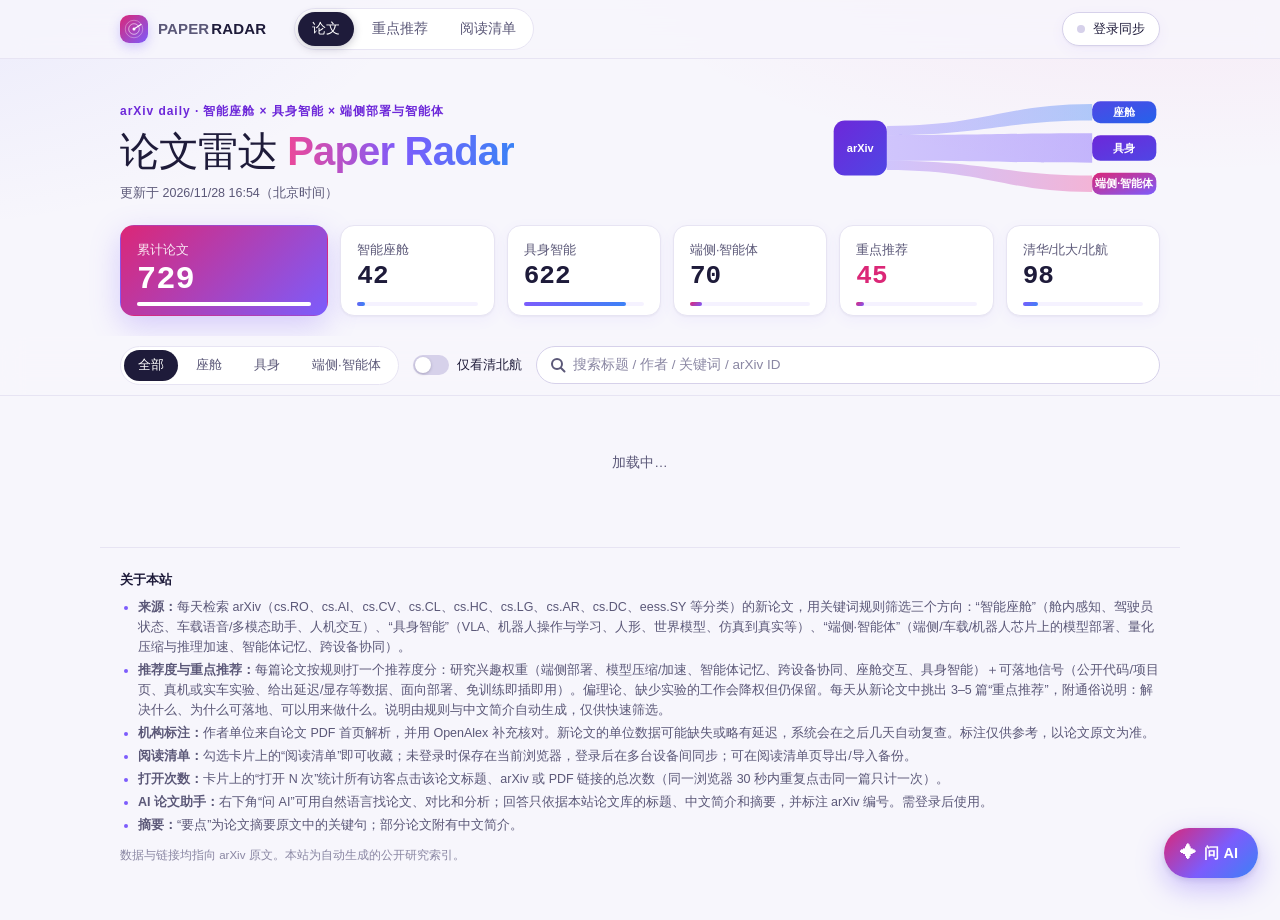
<file: site/index.html>
<!doctype html>
<html lang="zh-CN">
<head>
<meta charset="utf-8">
<meta name="viewport" content="width=device-width,initial-scale=1,viewport-fit=cover">
<title>Paper Radar · 座舱、具身与端侧智能论文追踪</title>
<meta name="description" content="每日追踪 arXiv 上智能座舱、具身智能与端侧部署/智能体方向的新论文，挑选可落地的重点推荐，并标注清华、北大、北航作者。">
<meta name="robots" content="noindex,nofollow">
<meta name="theme-color" content="#F7F6FC">
<meta name="color-scheme" content="light">
<link rel="icon" href="favicon.svg" type="image/svg+xml">
<link rel="stylesheet" href="style.css?v=bbb201d0">
</head>
<body>
<header class="top">
  <div class="wrap topbar">
    <a class="brand" href="./" aria-label="Paper Radar 首页">
      <svg class="logo" viewBox="0 0 32 32" aria-hidden="true"><circle cx="16" cy="16" r="14" fill="none" stroke="currentColor" stroke-width="1.5" opacity=".35"/><circle cx="16" cy="16" r="8.5" fill="none" stroke="currentColor" stroke-width="1.5" opacity=".6"/><path d="M16 16 L27 9" stroke="currentColor" stroke-width="2" stroke-linecap="square"/><circle cx="16" cy="16" r="2.4" fill="currentColor"/></svg>
      <span class="name">PAPER<b>RADAR</b></span>
    </a>
    <nav class="views" role="tablist" aria-label="视图">
      <button role="tab" data-view="list" aria-selected="true">论文</button>
      <button role="tab" data-view="picks" aria-selected="false">重点推荐</button>
      <button role="tab" data-view="mine" aria-selected="false">阅读清单<b class="nbadge" id="mine-n" hidden>0</b></button>
    </nav>
    <button class="sync" id="sync-btn" type="button" title="登录后阅读清单可在多台设备间同步">登录同步</button>
  </div>
</header>

<section class="hero">
  <div class="wrap">
    <div class="hero-head">
      <div class="hero-txt">
        <p class="kicker">arXiv daily · 智能座舱 × 具身智能 × 端侧部署与智能体</p>
        <h1 class="headline">论文雷达 <span>Paper Radar</span></h1>
        <p class="updated" id="updated"></p>
      </div>
      <svg class="flow" viewBox="0 0 360 120" aria-hidden="true" preserveAspectRatio="xMidYMid meet">
        <defs>
          <linearGradient id="fa" x1="0" x2="1"><stop offset="0" stop-color="#7C5CFC" stop-opacity=".32"/><stop offset="1" stop-color="#3B82F6" stop-opacity=".38"/></linearGradient>
          <linearGradient id="fb" x1="0" x2="1"><stop offset="0" stop-color="#7C5CFC" stop-opacity=".32"/><stop offset="1" stop-color="#7C5CFC" stop-opacity=".42"/></linearGradient>
          <linearGradient id="fc" x1="0" x2="1"><stop offset="0" stop-color="#7C5CFC" stop-opacity=".32"/><stop offset="1" stop-color="#EC4899" stop-opacity=".38"/></linearGradient>
          <linearGradient id="na" x1="0" y1="0" x2="1" y2="1"><stop offset="0" stop-color="#4F46E5"/><stop offset="1" stop-color="#2563EB"/></linearGradient>
          <linearGradient id="nb" x1="0" y1="0" x2="1" y2="1"><stop offset="0" stop-color="#6D28D9"/><stop offset="1" stop-color="#4F46E5"/></linearGradient>
          <linearGradient id="nc" x1="0" y1="0" x2="1" y2="1"><stop offset="0" stop-color="#DB2777"/><stop offset="1" stop-color="#7C5CFC"/></linearGradient>
        </defs>
        <path d="M62 36 C170 36 190 12 286 12 L286 30 C190 30 170 46 62 46Z" fill="url(#fa)"/>
        <path d="M62 46 C170 46 190 44 286 44 L286 76 C190 76 170 74 62 74Z" fill="url(#fb)"/>
        <path d="M62 74 C170 74 190 90 286 90 L286 108 C190 108 170 84 62 84Z" fill="url(#fc)"/>
        <rect x="4" y="30" width="58" height="60" rx="12" fill="url(#nb)"/>
        <text x="33" y="64" fill="#fff" font-size="12" font-weight="700" text-anchor="middle" font-family="Inter,PingFang SC,sans-serif">arXiv</text>
        <rect x="286" y="9" width="70" height="24" rx="9" fill="url(#na)"/><text x="321" y="25" fill="#fff" font-size="11.5" font-weight="700" text-anchor="middle" font-family="Inter,PingFang SC,sans-serif">座舱</text>
        <rect x="286" y="46" width="70" height="28" rx="9" fill="url(#nb)"/><text x="321" y="64" fill="#fff" font-size="11.5" font-weight="700" text-anchor="middle" font-family="Inter,PingFang SC,sans-serif">具身</text>
        <rect x="286" y="87" width="70" height="24" rx="9" fill="url(#nc)"/><text x="321" y="103" fill="#fff" font-size="11.5" font-weight="700" text-anchor="middle" font-family="Inter,PingFang SC,sans-serif">端侧·智能体</text>
      </svg>
    </div>
    <div class="stats" id="stats" aria-live="polite">
      <div class="stat main"><span>累计论文</span><b id="s-total">–</b><i class="meter" aria-hidden="true"></i></div>
      <div class="stat t-cockpit"><span>智能座舱</span><b id="s-cockpit">–</b><i class="meter" aria-hidden="true"></i></div>
      <div class="stat t-embodied"><span>具身智能</span><b id="s-embodied">–</b><i class="meter" aria-hidden="true"></i></div>
      <div class="stat t-edge"><span>端侧·智能体</span><b id="s-edge">–</b><i class="meter" aria-hidden="true"></i></div>
      <div class="stat acc"><span>重点推荐</span><b id="s-picks">–</b><i class="meter" aria-hidden="true"></i></div>
      <div class="stat"><span>清华/北大/北航</span><b id="s-flag">–</b><i class="meter" aria-hidden="true"></i></div>
    </div>
  </div>
</section>

<div class="toolbar" aria-label="筛选">
  <div class="wrap bar">
    <div class="seg" role="tablist" aria-label="方向">
      <button role="tab" data-topic="all" aria-selected="true">全部</button>
      <button role="tab" data-topic="cockpit" aria-selected="false">座舱</button>
      <button role="tab" data-topic="embodied" aria-selected="false">具身</button>
      <button role="tab" data-topic="edge" aria-selected="false">端侧·智能体</button>
    </div>
    <label class="switch"><input type="checkbox" id="only-flag"><span class="track"><span class="thumb"></span></span><span class="lbl">仅看清北航</span></label>
    <div class="schools" id="schools" hidden>
      <button class="chip on" data-school="tsinghua">清华</button>
      <button class="chip on" data-school="pku">北大</button>
      <button class="chip on" data-school="buaa">北航</button>
    </div>
    <input type="search" id="q" placeholder="搜索标题 / 作者 / 关键词 / arXiv ID" aria-label="搜索">
    <div class="interests" id="interests" hidden aria-label="按兴趣方向筛选推荐"></div>
  </div>
</div>

<main class="wrap">
  <section id="today" class="today" hidden></section>
  <p class="count" id="count"></p>
  <div id="list"><p class="loading">加载中…</p></div>
  <div class="more"><button id="more" hidden>加载更早的月份</button></div>
</main>

<div class="modal" id="auth" hidden role="dialog" aria-modal="true" aria-labelledby="auth-h">
  <div class="panel">
    <button class="x" id="auth-close" aria-label="关闭">×</button>
    <h2 id="auth-h">登录同步阅读清单</h2>
    <div id="auth-out">
      <p class="hint">登录后，阅读清单（勾选与“已读”）会保存在云端，并在你的手机、电脑之间同步。未登录时仍保存在本浏览器。</p>
      <form id="auth-form"><input type="email" id="auth-email" placeholder="邮箱地址" required autocomplete="email"><button type="submit">发送登录邮件</button></form>
      <div id="auth-step2" hidden>
        <p class="hint">登录邮件已发送。点邮件里的登录链接即可。<br>如果点开后页面打不开或没有登录成功，请把<b>浏览器地址栏的完整网址</b>（或邮件里登录链接的地址），或邮件里的 6 位验证码，粘贴到下面：</p>
        <form id="auth-paste"><input type="text" id="auth-code" placeholder="粘贴链接或验证码" autocomplete="one-time-code"><button type="submit">完成登录</button></form>
      </div>
      <p class="msg" id="auth-msg"></p>
    </div>
    <div id="auth-in" hidden>
      <p>已登录：<b class="mono" id="auth-who"></b></p>
      <p class="hint" id="auth-state"></p>
      <div class="row"><button id="auth-resync" type="button">立即同步</button><button id="auth-logout" type="button" class="ghost">退出登录</button></div>
    </div>
  </div>
</div>

<footer class="wrap foot">
  <h2>关于本站</h2>
  <ul>
    <li><b>来源：</b>每天检索 arXiv（cs.RO、cs.AI、cs.CV、cs.CL、cs.HC、cs.LG、cs.AR、cs.DC、eess.SY 等分类）的新论文，用关键词规则筛选三个方向：“智能座舱”（舱内感知、驾驶员状态、车载语音/多模态助手、人机交互）、“具身智能”（VLA、机器人操作与学习、人形、世界模型、仿真到真实等）、“端侧·智能体”（端侧/车载/机器人芯片上的模型部署、量化压缩与推理加速、智能体记忆、跨设备协同）。</li>
    <li><b>推荐度与重点推荐：</b>每篇论文按规则打一个推荐度分：研究兴趣权重（端侧部署、模型压缩/加速、智能体记忆、跨设备协同、座舱交互、具身智能）＋可落地信号（公开代码/项目页、真机或实车实验、给出延迟/显存等数据、面向部署、免训练即插即用）。偏理论、缺少实验的工作会降权但仍保留。每天从新论文中挑出 3–5 篇“重点推荐”，附通俗说明：解决什么、为什么可落地、可以用来做什么。说明由规则与中文简介自动生成，仅供快速筛选。</li>
    <li><b>机构标注：</b>作者单位来自论文 PDF 首页解析，并用 OpenAlex 补充核对。新论文的单位数据可能缺失或略有延迟，系统会在之后几天自动复查。标注仅供参考，以论文原文为准。</li>
    <li><b>阅读清单：</b>勾选卡片上的“阅读清单”即可收藏；未登录时保存在当前浏览器，登录后在多台设备间同步；可在阅读清单页导出/导入备份。</li>
    <li><b>打开次数：</b>卡片上的“打开 N 次”统计所有访客点击该论文标题、arXiv 或 PDF 链接的总次数（同一浏览器 30 秒内重复点击同一篇只计一次）。</li>
    <li><b>AI 论文助手：</b>右下角“问 AI”可用自然语言找论文、对比和分析；回答只依据本站论文库的标题、中文简介和摘要，并标注 arXiv 编号。需登录后使用。</li>
    <li><b>摘要：</b>“要点”为论文摘要原文中的关键句；部分论文附有中文简介。</li>
  </ul>
  <p class="fine">数据与链接均指向 arXiv 原文。本站为自动生成的公开研究索引。</p>
</footer>
<button class="ai-fab" id="ai-fab" type="button" aria-controls="ai-panel" aria-expanded="false"><span class="spark" aria-hidden="true">✦</span><span>问 AI</span></button>
<aside class="ai-panel" id="ai-panel" hidden aria-label="AI 论文助手">
  <header class="ai-hd">
    <div class="ai-title"><span class="ai-orb" aria-hidden="true">✦</span><div><b>AI 论文助手</b><small id="ai-sub">基于论文库检索 · DeepSeek</small></div></div>
    <button class="ai-ic" id="ai-new" type="button" title="新对话">新对话</button>
    <button class="ai-ic x" id="ai-close" type="button" aria-label="关闭">×</button>
  </header>
  <div class="ai-body" id="ai-body" aria-live="polite"></div>
  <form class="ai-form" id="ai-form">
    <textarea id="ai-q" rows="1" placeholder="想找什么论文？例如：最近有哪些座舱语音交互的论文" aria-label="输入问题"></textarea>
    <button type="submit" id="ai-send" aria-label="发送">发送</button>
  </form>
</aside>
<script src="supabase-2.119.2.js" defer></script>
<script src="app.js?v=bbb201d0" defer></script>
<script src="chat.js?v=bbb201d0" defer></script>
</body>
</html>
</file>
<file: site/style.css>
/* Paper Radar — "Aurora" light theme.
   Palette (only these hues + alpha tints):
   ink #1E1B3A · muted #5B5878 · canvas #F7F6FC · surface #FFFFFF · line #E7E4F3
   violet #7C5CFC (text-safe #6D28D9) · pink #EC4899 (text-safe #DB2777) · blue #3B82F6 (text-safe #2563EB) · indigo #6366F1
   Gradients: --g-pv pink→violet, --g-vb violet→blue. Weak shadows, rounded cards, low-saturation tints. */
:root{
  --ink:#1E1B3A;--mut:#5B5878;--mut2:#8A87A3;--bg:#F7F6FC;--sf:#FFFFFF;--ln:#E7E4F3;--ln2:#D6D1EA;
  --vi:#7C5CFC;--vi-t:#6D28D9;--pk:#EC4899;--pk-t:#DB2777;--bl:#3B82F6;--bl-t:#2563EB;--in:#6366F1;
  --vi1:rgba(124,92,252,.08);--vi2:rgba(124,92,252,.18);--vi3:rgba(124,92,252,.42);
  --pk1:rgba(236,72,153,.08);--bl1:rgba(59,130,246,.08);
  --g-pv:linear-gradient(135deg,#DB2777 0%,#7C5CFC 100%);
  --g-vb:linear-gradient(135deg,#7C5CFC 0%,#3B82F6 100%);
  --g-all:linear-gradient(90deg,#EC4899,#7C5CFC 50%,#3B82F6);
  --sh1:0 1px 2px rgba(30,27,58,.04),0 4px 14px rgba(124,92,252,.06);
  --sh2:0 2px 4px rgba(30,27,58,.05),0 12px 32px rgba(124,92,252,.12);
  --sans:"Inter","PingFang SC","Hiragino Sans GB","Microsoft YaHei","Noto Sans CJK SC","Source Han Sans SC",-apple-system,BlinkMacSystemFont,"Segoe UI",Roboto,"Helvetica Neue",Arial,sans-serif;
  --mono:"JetBrains Mono","IBM Plex Mono","SFMono-Regular","Cascadia Mono","Roboto Mono",Menlo,Consolas,"Liberation Mono",monospace;
  --r:14px;--r2:10px;--rp:999px;
  color-scheme:light;font-family:var(--sans);
}
*{box-sizing:border-box}
[hidden]{display:none!important}
html{-webkit-text-size-adjust:100%;background:var(--bg)}
body{margin:0;color:var(--ink);font-size:14.5px;line-height:1.6;background:var(--bg);
  background-image:radial-gradient(900px 420px at 92% -120px,rgba(236,72,153,.10),transparent 70%),
                   radial-gradient(800px 420px at -10% -60px,rgba(99,102,241,.10),transparent 70%);
  background-repeat:no-repeat}
a{color:var(--bl-t);text-decoration:none}
a:hover{text-decoration:underline;text-underline-offset:3px}
button,input,select{font:inherit;color:inherit}
:focus-visible{outline:2px solid var(--vi);outline-offset:2px;border-radius:6px}
.mono{font-family:var(--mono)}
.wrap{max-width:1080px;margin:0 auto;padding:0 20px}

/* ---- top bar */
.top{position:sticky;top:0;z-index:20;background:rgba(247,246,252,.82);backdrop-filter:saturate(1.4) blur(12px);-webkit-backdrop-filter:saturate(1.4) blur(12px);border-bottom:1px solid var(--ln)}
.topbar{display:flex;align-items:center;gap:18px;height:58px}
.brand{display:flex;align-items:center;gap:10px;color:var(--ink);text-decoration:none!important;flex:none}
.logo{width:28px;height:28px;color:#fff;background:var(--g-pv);border-radius:9px;padding:4px;box-shadow:0 4px 12px rgba(124,92,252,.3)}
.name{font-size:15px;font-weight:600;letter-spacing:.01em;color:var(--mut)}
.name b{color:var(--ink);font-weight:800;margin-left:2px}
.views{display:flex;align-items:center;gap:4px;margin-left:10px;background:var(--sf);border:1px solid var(--ln);border-radius:var(--rp);padding:3px}
.views button{background:none;border:0;border-radius:var(--rp);padding:6px 14px;cursor:pointer;color:var(--mut);font-size:13.5px;font-weight:500;display:flex;align-items:center;gap:6px;min-height:32px}
.views button:hover{color:var(--ink);background:var(--vi1)}
.views button[aria-selected=true]{color:#fff;background:var(--ink);box-shadow:0 2px 8px rgba(30,27,58,.25)}
.nbadge{font-family:var(--mono);font-size:11px;font-weight:700;line-height:17px;min-width:19px;padding:0 5px;text-align:center;color:#fff;background:var(--g-pv);border-radius:var(--rp)}
.sync{margin-left:auto;background:var(--sf);border:1px solid var(--ln2);border-radius:var(--rp);padding:6px 14px;font-size:13px;font-weight:500;color:var(--ink);cursor:pointer;display:flex;align-items:center;gap:8px;white-space:nowrap;box-shadow:var(--sh1)}
.sync:hover{border-color:var(--vi3)}
.sync::before{content:"";width:8px;height:8px;border-radius:50%;background:var(--ln2)}
.sync.on{color:var(--vi-t);border-color:var(--vi3)}
.sync.on::before{background:var(--g-pv);box-shadow:0 0 0 3px rgba(124,92,252,.15)}
.sync.busy::before{background:var(--mut2)}

/* ---- hero */
.hero{padding:34px 0 20px}
.hero-head{display:flex;align-items:flex-end;gap:24px}
.hero-txt{flex:1;min-width:0}
.kicker{margin:0 0 8px;font-size:12px;font-weight:600;letter-spacing:.08em;color:var(--vi-t);text-transform:none}
.headline{margin:0;font-size:40px;line-height:1.1;font-weight:300;letter-spacing:-.02em;color:var(--ink)}
.headline span{font-weight:700;background:var(--g-all);-webkit-background-clip:text;background-clip:text;color:transparent}
.updated{margin:10px 0 0;font-size:12.5px;color:var(--mut)}
.flow{flex:none;width:330px;height:110px}
.stats{display:grid;grid-template-columns:1.35fr repeat(5,1fr);gap:12px;margin-top:22px}
.stat{position:relative;background:var(--sf);border:1px solid var(--ln);border-radius:var(--r);padding:14px 16px 16px;box-shadow:var(--sh1);overflow:hidden;display:flex;flex-direction:column;gap:2px}
.stat span{font-size:12.5px;color:var(--mut);font-weight:500}
.stat b{font-family:var(--mono);font-size:26px;font-weight:600;line-height:1.15;font-variant-numeric:tabular-nums;color:var(--ink)}
.stat .meter{position:absolute;left:16px;right:16px;bottom:9px;height:4px;border-radius:4px;background:var(--vi1);font-style:normal}
.stat .meter::after{content:"";position:absolute;left:0;top:0;bottom:0;width:var(--w,0%);border-radius:4px;background:var(--g-vb);transition:width .6s ease}
.stat.t-cockpit .meter::after{background:linear-gradient(90deg,#6366F1,#3B82F6)}
.stat.t-embodied .meter::after{background:var(--g-vb)}
.stat.t-edge .meter::after{background:var(--g-pv)}
.stat.main{background:var(--g-pv);border-color:transparent;box-shadow:0 10px 30px rgba(124,92,252,.28)}
.stat.main span{color:rgba(255,255,255,.88)}
.stat.main b{color:#fff;font-size:32px}
.stat.main .meter{background:rgba(255,255,255,.25)}
.stat.main .meter::after{background:#fff;width:100%}
.stat.acc b{color:var(--pk-t)}
.stat.acc .meter::after{background:var(--g-pv)}

/* ---- toolbar */
.toolbar{position:sticky;top:58px;z-index:10;background:rgba(247,246,252,.88);backdrop-filter:blur(12px);-webkit-backdrop-filter:blur(12px);border-bottom:1px solid var(--ln)}
.bar{display:flex;flex-wrap:wrap;align-items:center;gap:10px 14px;padding-top:10px;padding-bottom:10px}
.seg{display:inline-flex;gap:4px;background:var(--sf);border:1px solid var(--ln);border-radius:var(--rp);padding:3px}
.seg button{border:0;background:none;border-radius:var(--rp);padding:5px 14px;font-size:13px;font-weight:500;color:var(--mut);cursor:pointer;min-height:30px}
.seg button:hover{color:var(--ink);background:var(--vi1)}
.seg button[aria-selected=true]{background:var(--ink);color:#fff}
.seg button[data-topic=cockpit][aria-selected=true]{background:linear-gradient(135deg,#4F46E5,#2563EB)}
.seg button[data-topic=embodied][aria-selected=true]{background:linear-gradient(135deg,#6D28D9,#2563EB)}
.seg button[data-topic=edge][aria-selected=true]{background:var(--g-pv)}
.switch{display:inline-flex;align-items:center;gap:8px;cursor:pointer;user-select:none;font-size:13px;color:var(--ink);min-height:32px}
.switch input{position:absolute;opacity:0;width:1px;height:1px}
.track{width:36px;height:20px;border-radius:var(--rp);background:var(--ln2);position:relative;flex:none;transition:.2s}
.thumb{position:absolute;top:2px;left:2px;width:16px;height:16px;border-radius:50%;background:#fff;box-shadow:0 1px 3px rgba(30,27,58,.25);transition:.2s}
.switch input:checked+.track{background:var(--g-pv)}
.switch input:checked+.track .thumb{left:18px}
.switch input:focus-visible+.track{outline:2px solid var(--vi);outline-offset:2px}
.schools,.interests{display:inline-flex;flex-wrap:wrap;gap:6px}
.interests{flex-basis:100%}
.chip{border:1px solid var(--ln2);background:var(--sf);border-radius:var(--rp);padding:2px 12px;font-size:12.5px;cursor:pointer;color:var(--mut);min-height:28px}
.chip:hover{color:var(--ink);border-color:var(--vi3)}
.chip.on{border-color:transparent;color:var(--vi-t);background:var(--vi1);font-weight:600}
#q{flex:1 1 220px;min-width:0;border:1px solid var(--ln2);border-radius:var(--rp);padding:7px 16px 7px 36px;font-size:13.5px;min-height:36px;
  background:var(--sf) url("data:image/svg+xml,%3Csvg xmlns='http://www.w3.org/2000/svg' width='16' height='16' fill='none' stroke='%235B5878' stroke-width='2' stroke-linecap='round'%3E%3Ccircle cx='7' cy='7' r='5'/%3E%3Cpath d='M11 11l3.5 3.5'/%3E%3C/svg%3E") no-repeat 13px 50%}
#q::placeholder{color:var(--mut2)}
#q:focus{outline:none;border-color:var(--vi);box-shadow:0 0 0 3px var(--vi2)}

/* ---- list */
.count{color:var(--mut);font-size:12.5px;margin:16px 0 4px}
.day{margin:26px 0 10px;display:flex;align-items:baseline;gap:12px}
.day h2{margin:0;font-size:17px;font-weight:700;letter-spacing:-.01em}
.day span{font-size:12px;color:var(--mut)}
.day::after{content:"";flex:1;height:1px;background:linear-gradient(90deg,var(--ln2),transparent);align-self:center}
.card{position:relative;background:var(--sf);border:1px solid var(--ln);border-radius:var(--r);padding:14px 18px 12px;margin:10px 0;box-shadow:var(--sh1);transition:box-shadow .2s,border-color .2s,transform .2s}
.card:hover{box-shadow:var(--sh2);border-color:var(--ln2)}
.card.flag{box-shadow:inset 3px 0 0 var(--in),var(--sh1)}
.card.pick{border:1px solid transparent;background:linear-gradient(var(--sf),var(--sf)) padding-box,linear-gradient(120deg,#EC4899,#7C5CFC 55%,#3B82F6) border-box}
.card.pick::before{content:"";position:absolute;inset:0 0 auto 0;height:70px;border-radius:var(--r) var(--r) 0 0;background:linear-gradient(120deg,rgba(236,72,153,.07),rgba(124,92,252,.05) 50%,transparent);pointer-events:none}
.card.saved:not(.pick){border-color:var(--vi3)}
.cardhead{position:relative;display:flex;align-items:center;flex-wrap:wrap;gap:6px 8px;margin-bottom:7px}
.cardhead .grow{flex:1}
.pill{font-size:12px;line-height:1;padding:5px 10px;border-radius:var(--rp);background:var(--vi1);color:var(--vi-t);font-weight:600;white-space:nowrap}
.pill.t-cockpit{background:var(--bl1);color:var(--bl-t)}
.pill.t-edge{background:var(--pk1);color:var(--pk-t)}
.pill.pick{background:var(--g-pv);color:#fff;box-shadow:0 3px 10px rgba(219,39,119,.25)}
.pill.venue{background:none;border:1px dashed var(--ln2);color:var(--mut);font-weight:500}
.badge{font-size:12px;line-height:1.35;padding:3px 10px;border-radius:var(--rp);border:1px solid var(--ink);color:var(--ink);font-weight:700}
.badge em{font-style:normal;font-weight:400;color:var(--mut)}
.idc{font-family:var(--mono);font-size:11.5px;color:var(--mut)}
.card h3{position:relative;margin:2px 0 4px;font-size:16.5px;line-height:1.45;font-weight:700;letter-spacing:-.005em}
.card h3 a{color:var(--ink)}
.card h3 a:hover{color:var(--vi-t);text-decoration:none}
.au{font-size:12.5px;color:var(--mut);margin:0 0 7px;overflow-wrap:anywhere}
.au mark{background:none;color:var(--ink);font-weight:700;box-shadow:inset 0 -6px 0 rgba(124,92,252,.18)}
.sum{margin:6px 0;color:var(--ink);font-size:14px}
.k{font-size:11px;font-weight:700;color:var(--vi-t);margin-right:6px;letter-spacing:.04em}
.en{color:var(--mut);font-size:13.5px;margin:4px 0}
.tags{display:flex;flex-wrap:wrap;gap:6px;margin:8px 0}
.tag{font-size:11.5px;color:var(--mut);background:var(--bg);border:1px solid var(--ln);border-radius:var(--rp);padding:1px 9px}
.sig{display:flex;flex-wrap:wrap;gap:6px;margin:6px 0 3px}
.sig span{font-size:11.5px;color:var(--ink);background:var(--sf);border:1px solid var(--ln2);border-radius:var(--rp);padding:1px 9px}
.sig span.th{border-style:dashed;color:var(--mut)}
.sig .rec{font-family:var(--mono);font-weight:700;color:#fff;background:var(--g-vb);border-color:transparent}
.why{position:relative;border-radius:var(--r2);padding:11px 14px;margin:9px 0 6px;font-size:13.5px;color:var(--ink);background:linear-gradient(120deg,rgba(236,72,153,.06),rgba(124,92,252,.07) 50%,rgba(59,130,246,.06))}
.why .line{font-weight:700;color:var(--ink);margin:0 0 7px;font-size:14.5px}
.why .line::before{content:"";display:inline-block;width:8px;height:8px;border-radius:50%;background:var(--g-pv);margin-right:8px;vertical-align:2px}
.why dl{margin:0;display:grid;grid-template-columns:auto 1fr;gap:4px 14px}
.why dt{color:var(--vi-t);font-size:12px;font-weight:700;white-space:nowrap;padding-top:1px}
.why dd{margin:0;color:#34304F}
details{margin-top:4px}
summary{cursor:pointer;color:var(--mut);font-size:12.5px;list-style:none;font-weight:500}
summary::-webkit-details-marker{display:none}
summary::before{content:"+ ";font-family:var(--mono);color:var(--vi-t)}
details[open] summary::before{content:"− "}
.ab{font-size:13px;color:var(--mut);margin:6px 0 0;text-align:justify;hyphens:auto}
.links{display:flex;flex-wrap:wrap;gap:6px 10px;font-size:12.5px;margin-top:10px;align-items:center;border-top:1px solid var(--ln);padding-top:10px}
.links a{font-weight:600;padding:3px 12px;border-radius:var(--rp);background:var(--bl1);color:var(--bl-t)}
.links a:hover{text-decoration:none;background:rgba(59,130,246,.16)}
.src{color:var(--mut2);font-size:11.5px;margin-left:auto}
.opens{font-size:11.5px;color:var(--mut);white-space:nowrap;background:var(--bg);border:1px solid var(--ln);border-radius:var(--rp);padding:2px 10px}
.opens b{font-family:var(--mono);color:var(--vi-t);font-weight:700}
.opens.zero b{color:var(--mut);font-weight:500}
.pick-box,.read-box{display:inline-flex;align-items:center;gap:7px;cursor:pointer;user-select:none;font-size:12.5px;font-weight:500;color:var(--mut);min-height:26px}
.pick-box input,.read-box input{appearance:none;-webkit-appearance:none;width:18px;height:18px;margin:0;border:1.5px solid var(--ln2);border-radius:6px;display:inline-grid;place-content:center;cursor:pointer;background:var(--sf);transition:.15s}
.pick-box input:hover,.read-box input:hover{border-color:var(--vi)}
.pick-box input::after,.read-box input::after{content:"";width:5px;height:9px;border:solid #fff;border-width:0 2px 2px 0;transform:rotate(45deg) scale(0);margin-top:-2px;transition:transform .15s}
.pick-box input:checked{background:var(--g-pv);border-color:transparent}
.read-box input:checked{background:var(--g-vb);border-color:transparent}
.pick-box input:checked::after,.read-box input:checked::after{transform:rotate(45deg) scale(1)}
.card.saved .pick-box{color:var(--vi-t);font-weight:700}
.mine-item.is-read{opacity:.62}
.rm{border:1px solid var(--ln2);background:var(--sf);border-radius:var(--rp);padding:2px 12px;font-size:12px;color:var(--mut);cursor:pointer}
.rm:hover{border-color:var(--pk-t);color:var(--pk-t)}
.empty,.loading{color:var(--mut);text-align:center;padding:40px 0;font-size:13.5px}
.more{text-align:center;margin:22px 0}
.more button,.tool,.row button,#auth form button{border:1px solid var(--ln2);background:var(--sf);border-radius:var(--rp);padding:7px 18px;font-size:13px;font-weight:600;cursor:pointer;color:var(--ink);box-shadow:var(--sh1)}
.more button:hover,.tool:hover,.row button:hover{border-color:var(--vi3);color:var(--vi-t)}

/* ---- today block */
.today{position:relative;margin:18px 0 0;border-radius:calc(var(--r) + 4px);padding:16px 16px 6px;background:linear-gradient(135deg,rgba(236,72,153,.09),rgba(124,92,252,.09) 45%,rgba(59,130,246,.08));border:1px solid rgba(124,92,252,.16)}
.today .hd{display:flex;align-items:baseline;flex-wrap:wrap;gap:4px 12px;padding:0 2px 6px}
.today h2{margin:0;font-size:18px;font-weight:700;letter-spacing:-.01em}
.today h2 i{font-style:normal;background:var(--g-pv);-webkit-background-clip:text;background-clip:text;color:transparent;margin-right:6px}
.today .hd span{font-size:12.5px;color:var(--mut)}
.today .hd a{font-size:12.5px;font-weight:600;margin-left:auto;cursor:pointer;color:var(--vi-t)}

/* ---- reading list tools */
.mine-tools{display:flex;flex-wrap:wrap;align-items:center;gap:8px 12px;margin:16px 0 4px;font-size:13px;color:var(--ink)}
.mine-tools select{font-size:13px;padding:5px 12px;border:1px solid var(--ln2);border-radius:var(--rp);background:var(--sf)}
.seg.mini button{padding:3px 12px;min-height:28px;font-size:12.5px}
.mine-tools .grow{flex:1}
.hint{font-size:12px;color:var(--mut);margin:6px 0 10px;background:var(--sf);border:1px dashed var(--ln2);border-radius:var(--r2);padding:7px 12px}

/* ---- login modal */
.modal{position:fixed;inset:0;z-index:50;background:rgba(30,27,58,.28);backdrop-filter:blur(4px);-webkit-backdrop-filter:blur(4px);display:flex;align-items:flex-start;justify-content:center;padding:80px 14px 20px}
.panel{position:relative;width:100%;max-width:460px;background:var(--sf);border-radius:18px;padding:22px 22px 14px;box-shadow:0 24px 60px rgba(30,27,58,.22)}
.panel::before{content:"";position:absolute;left:0;right:0;top:0;height:4px;border-radius:18px 18px 0 0;background:var(--g-all)}
.panel h2{margin:0 0 10px;font-size:17px}
.panel .x{position:absolute;right:12px;top:10px;background:none;border:0;font-size:22px;color:var(--mut);cursor:pointer}
#auth form{display:flex;gap:8px;margin:8px 0}
#auth form input{flex:1;min-width:0;border:1px solid var(--ln2);border-radius:var(--rp);padding:8px 14px;background:var(--sf);font-size:13.5px}
#auth form input:focus{outline:none;border-color:var(--vi);box-shadow:0 0 0 3px var(--vi2)}
#auth form button{color:#fff;background:var(--g-pv);border-color:transparent}
.msg{font-size:12.5px;color:var(--vi-t);min-height:1em;margin:6px 0}
.row{display:flex;gap:8px;margin:8px 0}
.row .ghost{color:var(--mut)}

/* ---- footer */
.foot{color:var(--mut);font-size:12.5px;padding-top:22px;padding-bottom:44px;border-top:1px solid var(--ln);margin-top:34px}
.foot h2{font-size:13px;margin:0 0 6px;color:var(--ink);font-weight:700}
.foot ul{padding-left:18px;margin:0}
.foot li{margin:3px 0}
.foot li::marker{color:var(--vi)}
.fine{color:var(--mut2);font-size:11.5px}

@media (max-width:900px){
  .flow{display:none}
  .stats{grid-template-columns:repeat(3,1fr)}
}
@media (max-width:720px){
  body{font-size:14px}
  .wrap{padding:0 14px}
  .topbar{gap:8px;height:54px}
  .name{display:none}
  .views{margin-left:0;padding:2px}
  .views button{padding:5px 10px;font-size:13px}
  .sync{padding:5px 10px;font-size:12px}
  .toolbar{top:54px;position:static}
  .hero{padding:22px 0 14px}
  .headline{font-size:30px}
  .headline span{display:block;font-size:20px;margin-top:4px}
  .stats{gap:8px;margin-top:16px}
  .stat{padding:10px 12px 14px;border-radius:12px}
  .stat b{font-size:21px}
  .stat.main b{font-size:24px}
  .stat span{font-size:11.5px}
  .stat .meter{left:12px;right:12px;bottom:7px;height:3px}
  .seg button{padding:5px 11px}
  #q{flex-basis:100%}
  .card{padding:13px 14px 11px}
  .card h3{font-size:15.5px}
  .why dl{grid-template-columns:1fr;gap:1px}
  .why dd{margin-bottom:5px}
  .src{margin-left:0;width:100%}
  .mine-tools .grow{display:none}
}
@media (prefers-reduced-motion:reduce){*{transition:none!important}}

/* ---- AI 论文助手 */
.ask{margin-left:2px;border:0;border-radius:var(--rp);padding:3px 12px;font-size:12.5px;font-weight:600;cursor:pointer;color:var(--vi-t);background:linear-gradient(var(--sf),var(--sf)) padding-box,linear-gradient(120deg,#EC4899,#7C5CFC,#3B82F6) border-box;border:1px solid transparent}
.ask:hover{color:#fff;background:var(--g-pv) padding-box,var(--g-pv) border-box}
.card.flash{animation:flash 1.6s ease}
@keyframes flash{0%,40%{box-shadow:0 0 0 3px rgba(124,92,252,.45),var(--sh2)}100%{box-shadow:var(--sh1)}}
.ai-fab{position:fixed;right:22px;bottom:22px;z-index:40;display:flex;align-items:center;gap:8px;border:0;border-radius:var(--rp);padding:12px 20px 12px 16px;font-size:14.5px;font-weight:700;color:#fff;cursor:pointer;
  background:linear-gradient(135deg,#DB2777,#7C5CFC 55%,#3B82F6);box-shadow:0 10px 28px rgba(124,92,252,.38),0 2px 6px rgba(30,27,58,.12);transition:transform .2s,box-shadow .2s}
.ai-fab:hover{transform:translateY(-2px);box-shadow:0 14px 34px rgba(124,92,252,.45)}
.ai-fab .spark{font-size:16px}
body.ai-open .ai-fab{opacity:0;pointer-events:none}
.ai-panel{position:fixed;right:18px;bottom:18px;top:76px;z-index:45;width:420px;max-width:calc(100vw - 36px);display:flex;flex-direction:column;background:var(--sf);
  border-radius:20px;box-shadow:0 24px 70px rgba(30,27,58,.22),0 0 0 1px rgba(124,92,252,.14);overflow:hidden;animation:slidein .25s ease}
@keyframes slidein{from{opacity:0;transform:translateY(16px) scale(.98)}to{opacity:1;transform:none}}
.ai-hd{display:flex;align-items:center;gap:8px;padding:14px 14px 12px 16px;background:linear-gradient(135deg,rgba(236,72,153,.10),rgba(124,92,252,.10) 50%,rgba(59,130,246,.08));border-bottom:1px solid var(--ln)}
.ai-title{display:flex;align-items:center;gap:10px;flex:1;min-width:0}
.ai-title b{display:block;font-size:15px}
.ai-title small{display:block;font-size:11.5px;color:var(--mut);white-space:nowrap;overflow:hidden;text-overflow:ellipsis}
.ai-orb{flex:none;display:grid;place-items:center;width:32px;height:32px;border-radius:11px;color:#fff;font-size:15px;background:var(--g-pv);box-shadow:0 4px 12px rgba(124,92,252,.35)}
.ai-orb.big{width:52px;height:52px;border-radius:16px;font-size:24px;margin:0 auto 10px}
.ai-ic{border:1px solid var(--ln2);background:var(--sf);border-radius:var(--rp);padding:4px 11px;font-size:12px;color:var(--mut);cursor:pointer}
.ai-ic:hover{color:var(--vi-t);border-color:var(--vi3)}
.ai-ic.x{border:0;background:none;font-size:22px;line-height:1;padding:0 4px}
.ai-body{flex:1;overflow-y:auto;padding:16px 16px 8px;scroll-behavior:smooth}
.ai-hello{text-align:center;padding:18px 6px 8px}
.ai-hello h3{margin:0 0 6px;font-size:19px;font-weight:700}
.ai-hello p{margin:0 0 14px;color:var(--mut);font-size:13px}
.ai-sugg{display:flex;flex-direction:column;gap:8px;text-align:left}
.ai-sugg button{border:1px solid var(--ln);background:var(--sf);border-radius:12px;padding:9px 12px;font-size:13px;color:var(--ink);cursor:pointer;box-shadow:var(--sh1);text-align:left}
.ai-sugg button::before{content:"✦ ";color:var(--vi)}
.ai-sugg button:hover{border-color:var(--vi3);color:var(--vi-t)}
.msg-u{display:flex;justify-content:flex-end;margin:10px 0}
.msg-u div{max-width:85%;padding:9px 13px;border-radius:16px 16px 4px 16px;color:#fff;background:var(--g-vb);font-size:13.5px;white-space:pre-wrap;overflow-wrap:anywhere}
.msg-a{margin:10px 0 14px;padding:11px 14px;border-radius:16px 16px 16px 4px;background:var(--bg);border:1px solid var(--ln);font-size:13.5px;line-height:1.7;overflow-wrap:anywhere}
.msg-a p{margin:0 0 6px}.msg-a p:last-child{margin-bottom:0}
.msg-a h4{margin:8px 0 4px;font-size:14px;color:var(--vi-t)}
.msg-a ul{margin:4px 0 8px;padding-left:18px}.msg-a li{margin:3px 0}.msg-a li::marker{color:var(--vi)}
.ref{display:inline-block;font-family:var(--mono);font-size:11.5px;font-weight:700;line-height:1.5;padding:0 8px;margin:0 2px;border-radius:var(--rp);color:var(--vi-t);background:var(--vi1);border:1px solid var(--vi2);vertical-align:1px}
.ref:hover{text-decoration:none;color:#fff;background:var(--g-pv);border-color:transparent}
.ai-refs{margin-top:10px;padding-top:8px;border-top:1px dashed var(--ln2)}
.ai-refs>span{display:block;font-size:11.5px;font-weight:700;color:var(--mut);margin-bottom:5px}
.ai-ref{display:flex;align-items:center;gap:8px;margin:4px 0}
.ai-ref a{flex:1;min-width:0;font-size:12.5px;color:var(--ink);white-space:nowrap;overflow:hidden;text-overflow:ellipsis}
.ai-ref a b{font-family:var(--mono);color:var(--vi-t);margin-right:4px}
.ai-ref button{flex:none;border:1px solid var(--ln2);background:var(--sf);border-radius:var(--rp);padding:1px 9px;font-size:11.5px;color:var(--mut);cursor:pointer}
.ai-ref button:hover{color:var(--vi-t);border-color:var(--vi3)}
.msg-a hr{border:0;border-top:1px dashed var(--ln2);margin:10px 0}
.msg-a .tbl{overflow-x:auto;margin:6px 0 10px}
.msg-a table{border-collapse:collapse;font-size:12.5px;min-width:100%}
.msg-a th,.msg-a td{border:1px solid var(--ln);padding:5px 8px;text-align:left;vertical-align:top}
.msg-a th{background:var(--vi1);color:var(--vi-t);font-weight:700}
.msg-a td{background:var(--sf)}
.ai-err{color:var(--pk-t);font-size:12.5px;font-weight:600}
.typing{display:flex;gap:4px;margin:4px 0}
.typing i{width:7px;height:7px;border-radius:50%;background:var(--vi);opacity:.35;animation:blink 1.2s infinite}
.typing i:nth-child(2){animation-delay:.2s}.typing i:nth-child(3){animation-delay:.4s}
@keyframes blink{0%,80%,100%{opacity:.25;transform:translateY(0)}40%{opacity:1;transform:translateY(-3px)}}
.ai-gate{margin:12px 0 4px;padding:14px;border-radius:14px;text-align:center;background:linear-gradient(135deg,rgba(236,72,153,.08),rgba(124,92,252,.08),rgba(59,130,246,.07));border:1px solid rgba(124,92,252,.18)}
.ai-gate b{display:block;font-size:14px}.ai-gate span{display:block;font-size:12px;color:var(--mut);margin:4px 0 10px}
.ai-gate button{border:0;border-radius:var(--rp);padding:7px 22px;font-weight:700;color:#fff;background:var(--g-pv);cursor:pointer;box-shadow:0 4px 12px rgba(219,39,119,.25)}
.ai-form{display:flex;align-items:flex-end;gap:8px;padding:10px 12px 12px;border-top:1px solid var(--ln);background:var(--sf)}
.ai-form textarea{flex:1;resize:none;border:1px solid var(--ln2);border-radius:16px;padding:9px 14px;font-size:14px;line-height:1.45;max-height:140px;background:var(--bg)}
.ai-form textarea:focus{outline:none;border-color:var(--vi);box-shadow:0 0 0 3px var(--vi2);background:var(--sf)}
.ai-form button{flex:none;border:0;border-radius:var(--rp);padding:9px 18px;font-weight:700;color:#fff;background:var(--g-pv);cursor:pointer}
.ai-form button:disabled,.ai-form textarea:disabled{opacity:.5;cursor:not-allowed}
@media (max-width:720px){
  .ai-fab{right:14px;bottom:14px;padding:11px 16px 11px 13px;font-size:14px}
  .ai-panel{inset:0;top:0;right:0;bottom:0;width:100%;max-width:none;border-radius:0;animation:sheet .25s ease}
  @keyframes sheet{from{transform:translateY(30px);opacity:0}to{transform:none;opacity:1}}
  .ai-hd{padding-top:calc(12px + env(safe-area-inset-top))}
  .ai-form{padding-bottom:calc(12px + env(safe-area-inset-bottom))}
  .ai-form textarea{font-size:16px}
}
</file>
